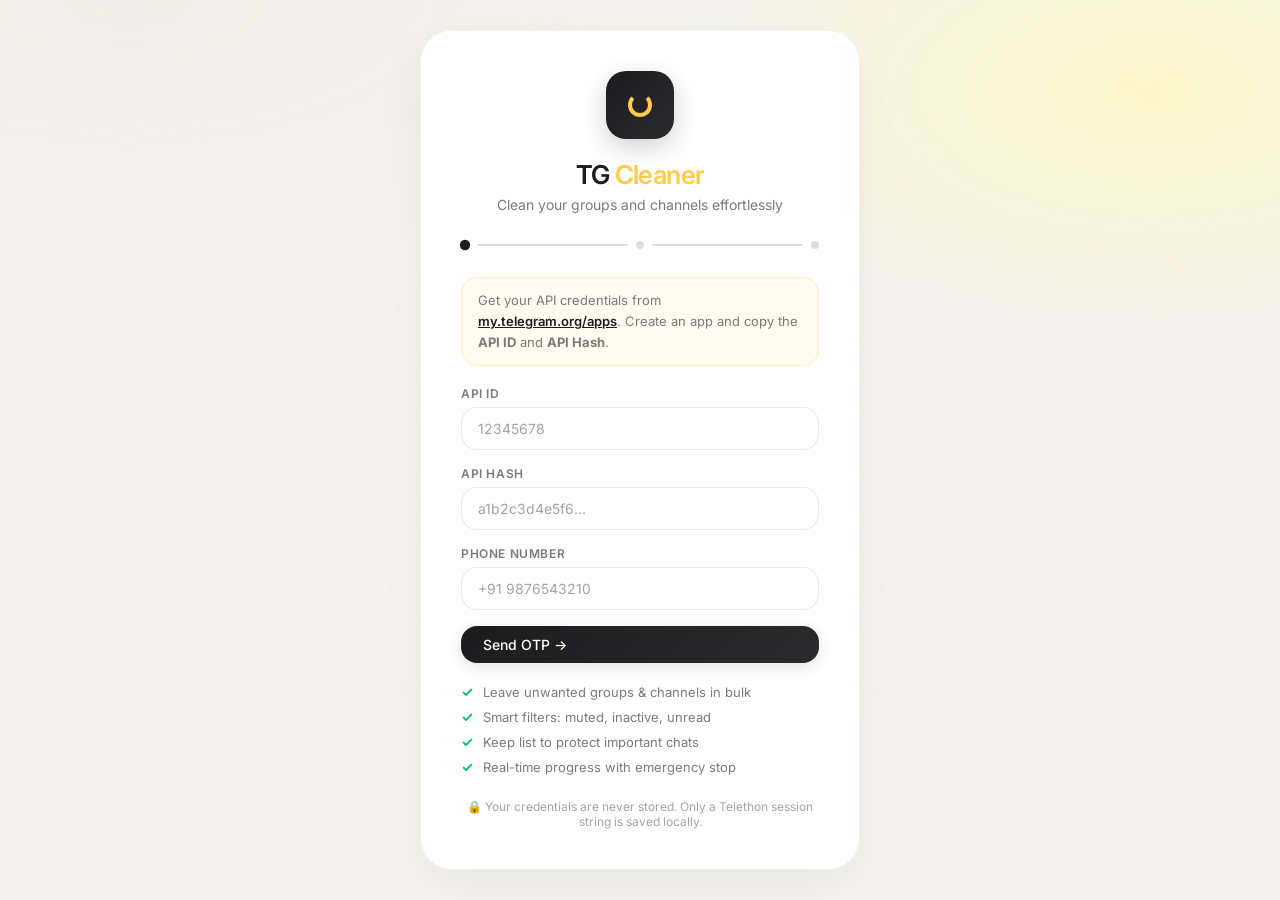
<file: templates/index.html>
<!DOCTYPE html>
<html lang="en">
<head>
  <meta charset="UTF-8" />
  <meta name="viewport" content="width=device-width, initial-scale=1.0" />
  <title>Telegram Cleaner — Login</title>
  <link rel="stylesheet" href="/static/css/main.css" />
  <style>
    .credential-hint {
      background: rgba(255, 204, 77, 0.08);
      border: 1px solid rgba(255, 204, 77, 0.3);
      border-radius: var(--radius-md);
      padding: 12.5px 16px;
      font-size: 13px;
      color: var(--text-secondary);
      margin-bottom: 20px;
      line-height: 1.6;
    }
    .credential-hint a {
      color: var(--text-primary);
      text-decoration: underline;
      font-weight: 600;
    }
    .otp-input {
      text-align: center;
      letter-spacing: 0.4em;
      font-size: 22px;
      font-family: 'JetBrains Mono', monospace;
    }
    .otp-info {
      text-align: center;
      font-size: 13px;
      color: var(--text-secondary);
      margin-bottom: 20px;
    }
    .resend-link {
      color: var(--text-primary);
      font-weight: 600;
      cursor: pointer;
      text-decoration: underline;
    }
    .feature-list {
      list-style: none;
      margin-top: 20px;
      display: flex;
      flex-direction: column;
      gap: 8px;
    }
    .feature-list li {
      display: flex;
      align-items: center;
      gap: 10px;
      font-size: 13px;
      color: var(--text-secondary);
    }
    .feature-list li::before {
      content: '✓';
      color: var(--accent-green);
      font-weight: 700;
      font-size: 14px;
    }
    .security-note {
      display: flex;
      align-items: center;
      gap: 8px;
      font-size: 12px;
      color: var(--text-muted);
      margin-top: 24px;
      text-align: center;
      justify-content: center;
    }
  </style>
</head>
<body>
  <div class="bg-mesh"></div>

  <div class="login-container" style="position:relative;z-index:1;">
    <div class="login-card glass-card">
      <div class="login-header">
        <div class="login-logo-css"></div>
        <h1>TG <span style="color: var(--accent-orange);">Cleaner</span></h1>
        <p>Clean your groups and channels effortlessly</p>
      </div>

      <!-- Step indicators -->
      <div class="step-indicator" id="stepIndicator">
        <div class="step-dot active" id="step1dot"></div>
        <div class="step-line"></div>
        <div class="step-dot" id="step2dot"></div>
        <div class="step-line"></div>
        <div class="step-dot" id="step3dot"></div>
      </div>

      <!-- Step 1: Credentials -->
      <div id="step1">
        <div class="credential-hint">
          Get your API credentials from
          <a href="https://my.telegram.org/apps" target="_blank" rel="noopener">my.telegram.org/apps</a>.
          Create an app and copy the <strong>API ID</strong> and <strong>API Hash</strong>.
        </div>

        <div class="form-group">
          <div class="input-group">
            <label class="input-label">API ID</label>
            <input type="number" id="apiId" class="input" placeholder="12345678" autocomplete="off" />
          </div>
        </div>

        <div class="form-group">
          <div class="input-group">
            <label class="input-label">API Hash</label>
            <input type="text" id="apiHash" class="input" placeholder="a1b2c3d4e5f6..." autocomplete="off" />
          </div>
        </div>

        <div class="form-group">
          <div class="input-group">
            <label class="input-label">Phone Number</label>
            <input type="tel" id="phone" class="input" placeholder="+91 9876543210" autocomplete="off" />
          </div>
        </div>

        <button class="btn btn-primary w-full" id="sendCodeBtn" onclick="sendCode()">
          Send OTP →
        </button>

        <ul class="feature-list">
          <li>Leave unwanted groups & channels in bulk</li>
          <li>Smart filters: muted, inactive, unread</li>
          <li>Keep list to protect important chats</li>
          <li>Real-time progress with emergency stop</li>
        </ul>
      </div>

      <!-- Step 2: OTP -->
      <div id="step2" class="hidden">
        <div class="otp-info" id="otpInfo">
          Enter the code sent to your Telegram account.
        </div>

        <div class="form-group">
          <div class="input-group">
            <label class="input-label">Verification Code</label>
            <input
              type="text"
              id="otpCode"
              class="input otp-input"
              placeholder="· · · · ·"
              maxlength="6"
              autocomplete="one-time-code"
            />
          </div>
        </div>

        <div id="passwordGroup" class="form-group hidden">
          <div class="input-group">
            <label class="input-label">2FA Password</label>
            <input type="password" id="twoFaPassword" class="input" placeholder="Your cloud password" />
          </div>
        </div>

        <button class="btn btn-primary w-full" id="verifyBtn" onclick="verifyCode()">
          Verify & Login →
        </button>

        <div style="text-align:center;margin-top:12px;">
          <span class="text-muted text-sm">Wrong number? </span>
          <span class="resend-link text-sm" onclick="goBack()">Go back</span>
        </div>
      </div>

      <!-- Step 3: Success -->
      <div id="step3" class="hidden" style="text-align:center;padding:20px 0;">
        <div style="font-size:56px;margin-bottom:16px;">🎉</div>
        <h2 style="font-size:22px;margin-bottom:8px;">You're in!</h2>
        <p class="text-muted text-sm" style="margin-bottom:24px;">
          Redirecting to your dashboard…
        </p>
        <div class="spinner" style="margin:0 auto;width:28px;height:28px;"></div>
      </div>

      <div class="security-note">
        🔒 Your credentials are never stored. Only a Telethon session string is saved locally.
      </div>
    </div>
  </div>

  <div class="toast-container" id="toastContainer"></div>

  <script src="/static/js/utils.js"></script>
  <script>
    // Redirect if already logged in, and pre-fill credentials
    (() => {
      const session = getSession();
      if (session?.session_id) {
        window.location.href = '/dashboard';
        return;
      }
      
      document.addEventListener('DOMContentLoaded', () => {
        const savedApiId = localStorage.getItem('tg_api_id');
        const savedApiHash = localStorage.getItem('tg_api_hash');
        if (savedApiId) document.getElementById('apiId').value = savedApiId;
        if (savedApiHash) document.getElementById('apiHash').value = savedApiHash;
      });
    })();

    let tempSessionId = null;

    function goBack() {
      document.getElementById('step2').classList.add('hidden');
      document.getElementById('step1').classList.remove('hidden');
      document.getElementById('step1dot').classList.add('active');
      document.getElementById('step2dot').classList.remove('active');
      tempSessionId = null;
    }

    async function sendCode() {
      const apiId   = parseInt(document.getElementById('apiId').value.trim());
      const apiHash = document.getElementById('apiHash').value.trim();
      const phone   = document.getElementById('phone').value.trim();

      if (!apiId || !apiHash || !phone) {
        showToast('Please fill in all fields.', 'warn');
        return;
      }

      const btn = document.getElementById('sendCodeBtn');
      setLoading(btn, true, 'Sending…');

      try {
        const data = await apiFetch('/auth/start', {
          method: 'POST',
          body: { api_id: apiId, api_hash: apiHash, phone },
        });

        tempSessionId = data.session_id;
        localStorage.setItem('tg_api_id', apiId);
        localStorage.setItem('tg_api_hash', apiHash);

        // Transition to step 2
        document.getElementById('step1').classList.add('hidden');
        document.getElementById('step2').classList.remove('hidden');
        document.getElementById('step1dot').classList.add('done');
        document.getElementById('step2dot').classList.add('active');
        document.getElementById('otpInfo').textContent =
          `Enter the code sent to ${phone}`;

        showToast('Code sent! Check your Telegram app.', 'success');
        document.getElementById('otpCode').focus();
      } catch (err) {
        showToast(err.message, 'error');
      } finally {
        setLoading(btn, false);
      }
    }

    async function verifyCode() {
      const code     = document.getElementById('otpCode').value.trim();
      const password = document.getElementById('twoFaPassword').value || null;

      if (!code) {
        showToast('Please enter the verification code.', 'warn');
        return;
      }

      const btn = document.getElementById('verifyBtn');
      setLoading(btn, true, 'Verifying…');

      try {
        const data = await apiFetch('/auth/verify', {
          method: 'POST',
          body: { session_id: tempSessionId, code, password },
        });

        // Save session with credentials for stateless container auto-healing
        setSession({
          session_id: data.session_id,
          session_string: data.session_string,
          api_id: data.api_id,
          api_hash: data.api_hash,
          phone: data.phone,
          user: data.user,
        });

        // Step 3
        document.getElementById('step2').classList.add('hidden');
        document.getElementById('step3').classList.remove('hidden');
        document.getElementById('step2dot').classList.add('done');
        document.getElementById('step3dot').classList.add('active');

        showToast(`Welcome, ${data.user?.first_name || 'User'}! 🎉`, 'success');
        setTimeout(() => { window.location.href = '/dashboard'; }, 1800);
      } catch (err) {
        if (err.message.toLowerCase().includes('password')) {
          document.getElementById('passwordGroup').classList.remove('hidden');
          showToast('Two-factor authentication required.', 'warn');
        } else {
          showToast(err.message, 'error');
        }
      } finally {
        setLoading(btn, false);
      }
    }

    // Allow Enter key to submit
    document.addEventListener('keydown', (e) => {
      if (e.key !== 'Enter') return;
      if (!document.getElementById('step2').classList.contains('hidden')) {
        verifyCode();
      } else if (!document.getElementById('step1').classList.contains('hidden')) {
        sendCode();
      }
    });
  </script>
</body>
</html>
</file>
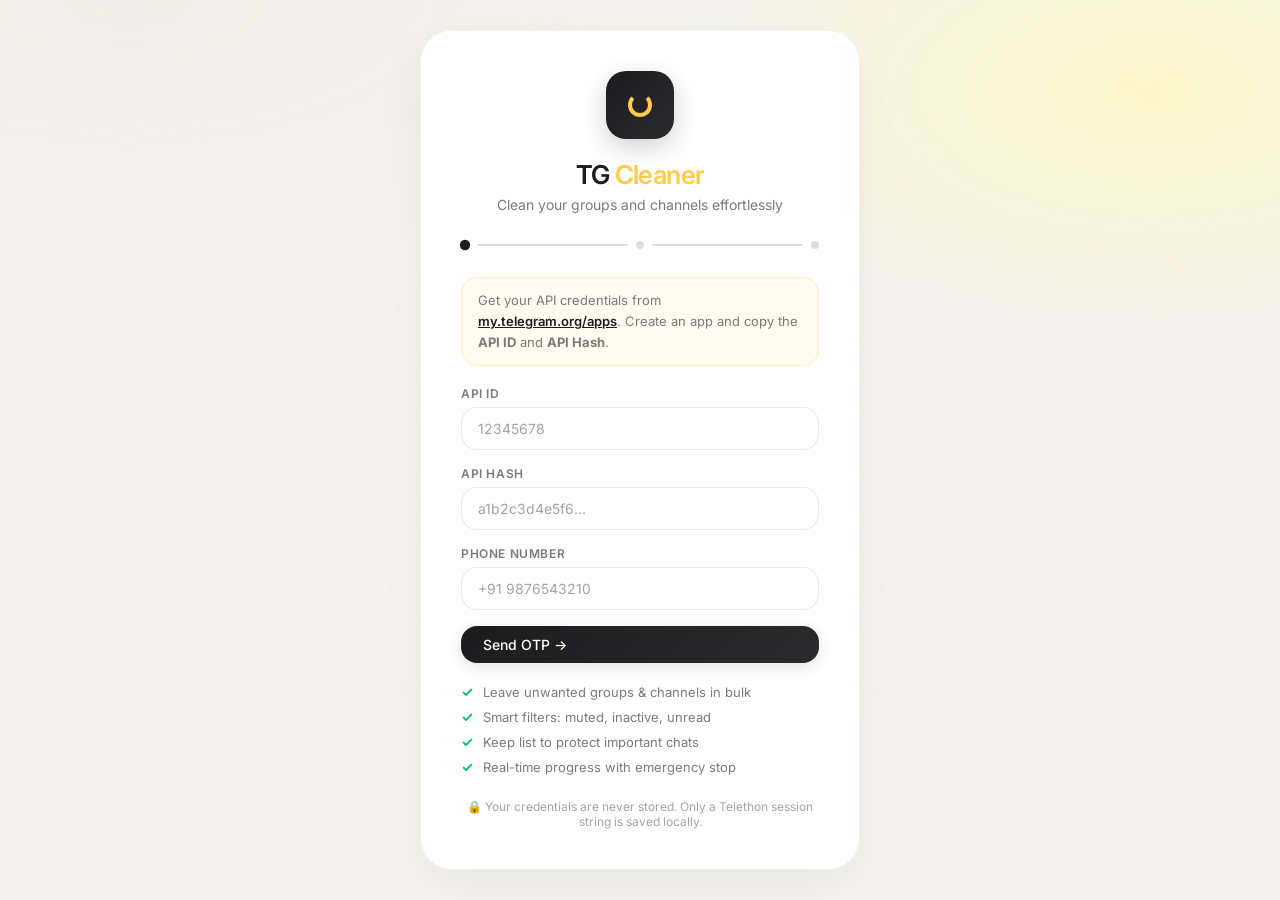
<file: telegram-cleaner/templates/index.html>
<!DOCTYPE html>
<html lang="en">
<head>
  <meta charset="UTF-8" />
  <meta name="viewport" content="width=device-width, initial-scale=1.0" />
  <title>Telegram Cleaner — Login</title>
  <link rel="stylesheet" href="/static/css/main.css" />
  <style>
    .credential-hint {
      background: rgba(255, 204, 77, 0.08);
      border: 1px solid rgba(255, 204, 77, 0.3);
      border-radius: var(--radius-md);
      padding: 12.5px 16px;
      font-size: 13px;
      color: var(--text-secondary);
      margin-bottom: 20px;
      line-height: 1.6;
    }
    .credential-hint a {
      color: var(--text-primary);
      text-decoration: underline;
      font-weight: 600;
    }
    .otp-input {
      text-align: center;
      letter-spacing: 0.4em;
      font-size: 22px;
      font-family: 'JetBrains Mono', monospace;
    }
    .otp-info {
      text-align: center;
      font-size: 13px;
      color: var(--text-secondary);
      margin-bottom: 20px;
    }
    .resend-link {
      color: var(--text-primary);
      font-weight: 600;
      cursor: pointer;
      text-decoration: underline;
    }
    .feature-list {
      list-style: none;
      margin-top: 20px;
      display: flex;
      flex-direction: column;
      gap: 8px;
    }
    .feature-list li {
      display: flex;
      align-items: center;
      gap: 10px;
      font-size: 13px;
      color: var(--text-secondary);
    }
    .feature-list li::before {
      content: '✓';
      color: var(--accent-green);
      font-weight: 700;
      font-size: 14px;
    }
    .security-note {
      display: flex;
      align-items: center;
      gap: 8px;
      font-size: 12px;
      color: var(--text-muted);
      margin-top: 24px;
      text-align: center;
      justify-content: center;
    }
  </style>
</head>
<body>
  <div class="bg-mesh"></div>

  <div class="login-container" style="position:relative;z-index:1;">
    <div class="login-card glass-card">
      <div class="login-header">
        <div class="login-logo-css"></div>
        <h1>TG <span style="color: var(--accent-orange);">Cleaner</span></h1>
        <p>Clean your groups and channels effortlessly</p>
      </div>

      <!-- Step indicators -->
      <div class="step-indicator" id="stepIndicator">
        <div class="step-dot active" id="step1dot"></div>
        <div class="step-line"></div>
        <div class="step-dot" id="step2dot"></div>
        <div class="step-line"></div>
        <div class="step-dot" id="step3dot"></div>
      </div>

      <!-- Step 1: Credentials -->
      <div id="step1">
        <div class="credential-hint">
          Get your API credentials from
          <a href="https://my.telegram.org/apps" target="_blank" rel="noopener">my.telegram.org/apps</a>.
          Create an app and copy the <strong>API ID</strong> and <strong>API Hash</strong>.
        </div>

        <div class="form-group">
          <div class="input-group">
            <label class="input-label">API ID</label>
            <input type="number" id="apiId" class="input" placeholder="12345678" autocomplete="off" />
          </div>
        </div>

        <div class="form-group">
          <div class="input-group">
            <label class="input-label">API Hash</label>
            <input type="text" id="apiHash" class="input" placeholder="a1b2c3d4e5f6..." autocomplete="off" />
          </div>
        </div>

        <div class="form-group">
          <div class="input-group">
            <label class="input-label">Phone Number</label>
            <input type="tel" id="phone" class="input" placeholder="+91 9876543210" autocomplete="off" />
          </div>
        </div>

        <button class="btn btn-primary w-full" id="sendCodeBtn" onclick="sendCode()">
          Send OTP →
        </button>

        <ul class="feature-list">
          <li>Leave unwanted groups & channels in bulk</li>
          <li>Smart filters: muted, inactive, unread</li>
          <li>Keep list to protect important chats</li>
          <li>Real-time progress with emergency stop</li>
        </ul>
      </div>

      <!-- Step 2: OTP -->
      <div id="step2" class="hidden">
        <div class="otp-info" id="otpInfo">
          Enter the code sent to your Telegram account.
        </div>

        <div class="form-group">
          <div class="input-group">
            <label class="input-label">Verification Code</label>
            <input
              type="text"
              id="otpCode"
              class="input otp-input"
              placeholder="· · · · ·"
              maxlength="6"
              autocomplete="one-time-code"
            />
          </div>
        </div>

        <div id="passwordGroup" class="form-group hidden">
          <div class="input-group">
            <label class="input-label">2FA Password</label>
            <input type="password" id="twoFaPassword" class="input" placeholder="Your cloud password" />
          </div>
        </div>

        <button class="btn btn-primary w-full" id="verifyBtn" onclick="verifyCode()">
          Verify & Login →
        </button>

        <div style="text-align:center;margin-top:12px;">
          <span class="text-muted text-sm">Wrong number? </span>
          <span class="resend-link text-sm" onclick="goBack()">Go back</span>
        </div>
      </div>

      <!-- Step 3: Success -->
      <div id="step3" class="hidden" style="text-align:center;padding:20px 0;">
        <div style="font-size:56px;margin-bottom:16px;">🎉</div>
        <h2 style="font-size:22px;margin-bottom:8px;">You're in!</h2>
        <p class="text-muted text-sm" style="margin-bottom:24px;">
          Redirecting to your dashboard…
        </p>
        <div class="spinner" style="margin:0 auto;width:28px;height:28px;"></div>
      </div>

      <div class="security-note">
        🔒 Your credentials are never stored. Only a Telethon session string is saved locally.
      </div>
    </div>
  </div>

  <div class="toast-container" id="toastContainer"></div>

  <script src="/static/js/utils.js"></script>
  <script>
    // Redirect if already logged in, and pre-fill credentials
    (() => {
      const session = getSession();
      if (session?.session_id) {
        window.location.href = '/dashboard';
        return;
      }
      
      document.addEventListener('DOMContentLoaded', () => {
        const savedApiId = localStorage.getItem('tg_api_id');
        const savedApiHash = localStorage.getItem('tg_api_hash');
        if (savedApiId) document.getElementById('apiId').value = savedApiId;
        if (savedApiHash) document.getElementById('apiHash').value = savedApiHash;
      });
    })();

    let tempSessionId = null;

    function goBack() {
      document.getElementById('step2').classList.add('hidden');
      document.getElementById('step1').classList.remove('hidden');
      document.getElementById('step1dot').classList.add('active');
      document.getElementById('step2dot').classList.remove('active');
      tempSessionId = null;
    }

    async function sendCode() {
      const apiId   = parseInt(document.getElementById('apiId').value.trim());
      const apiHash = document.getElementById('apiHash').value.trim();
      const phone   = document.getElementById('phone').value.trim();

      if (!apiId || !apiHash || !phone) {
        showToast('Please fill in all fields.', 'warn');
        return;
      }

      const btn = document.getElementById('sendCodeBtn');
      setLoading(btn, true, 'Sending…');

      try {
        const data = await apiFetch('/auth/start', {
          method: 'POST',
          body: { api_id: apiId, api_hash: apiHash, phone },
        });

        tempSessionId = data.session_id;
        localStorage.setItem('tg_api_id', apiId);
        localStorage.setItem('tg_api_hash', apiHash);

        // Transition to step 2
        document.getElementById('step1').classList.add('hidden');
        document.getElementById('step2').classList.remove('hidden');
        document.getElementById('step1dot').classList.add('done');
        document.getElementById('step2dot').classList.add('active');
        document.getElementById('otpInfo').textContent =
          `Enter the code sent to ${phone}`;

        showToast('Code sent! Check your Telegram app.', 'success');
        document.getElementById('otpCode').focus();
      } catch (err) {
        showToast(err.message, 'error');
      } finally {
        setLoading(btn, false);
      }
    }

    async function verifyCode() {
      const code     = document.getElementById('otpCode').value.trim();
      const password = document.getElementById('twoFaPassword').value || null;

      if (!code) {
        showToast('Please enter the verification code.', 'warn');
        return;
      }

      const btn = document.getElementById('verifyBtn');
      setLoading(btn, true, 'Verifying…');

      try {
        const data = await apiFetch('/auth/verify', {
          method: 'POST',
          body: { session_id: tempSessionId, code, password },
        });

        // Save session
        setSession({
          session_id: data.session_id,
          user: data.user,
        });

        // Step 3
        document.getElementById('step2').classList.add('hidden');
        document.getElementById('step3').classList.remove('hidden');
        document.getElementById('step2dot').classList.add('done');
        document.getElementById('step3dot').classList.add('active');

        showToast(`Welcome, ${data.user?.first_name || 'User'}! 🎉`, 'success');
        setTimeout(() => { window.location.href = '/dashboard'; }, 1800);
      } catch (err) {
        if (err.message.toLowerCase().includes('password')) {
          document.getElementById('passwordGroup').classList.remove('hidden');
          showToast('Two-factor authentication required.', 'warn');
        } else {
          showToast(err.message, 'error');
        }
      } finally {
        setLoading(btn, false);
      }
    }

    // Allow Enter key to submit
    document.addEventListener('keydown', (e) => {
      if (e.key !== 'Enter') return;
      if (!document.getElementById('step2').classList.contains('hidden')) {
        verifyCode();
      } else if (!document.getElementById('step1').classList.contains('hidden')) {
        sendCode();
      }
    });
  </script>
</body>
</html>
</file>
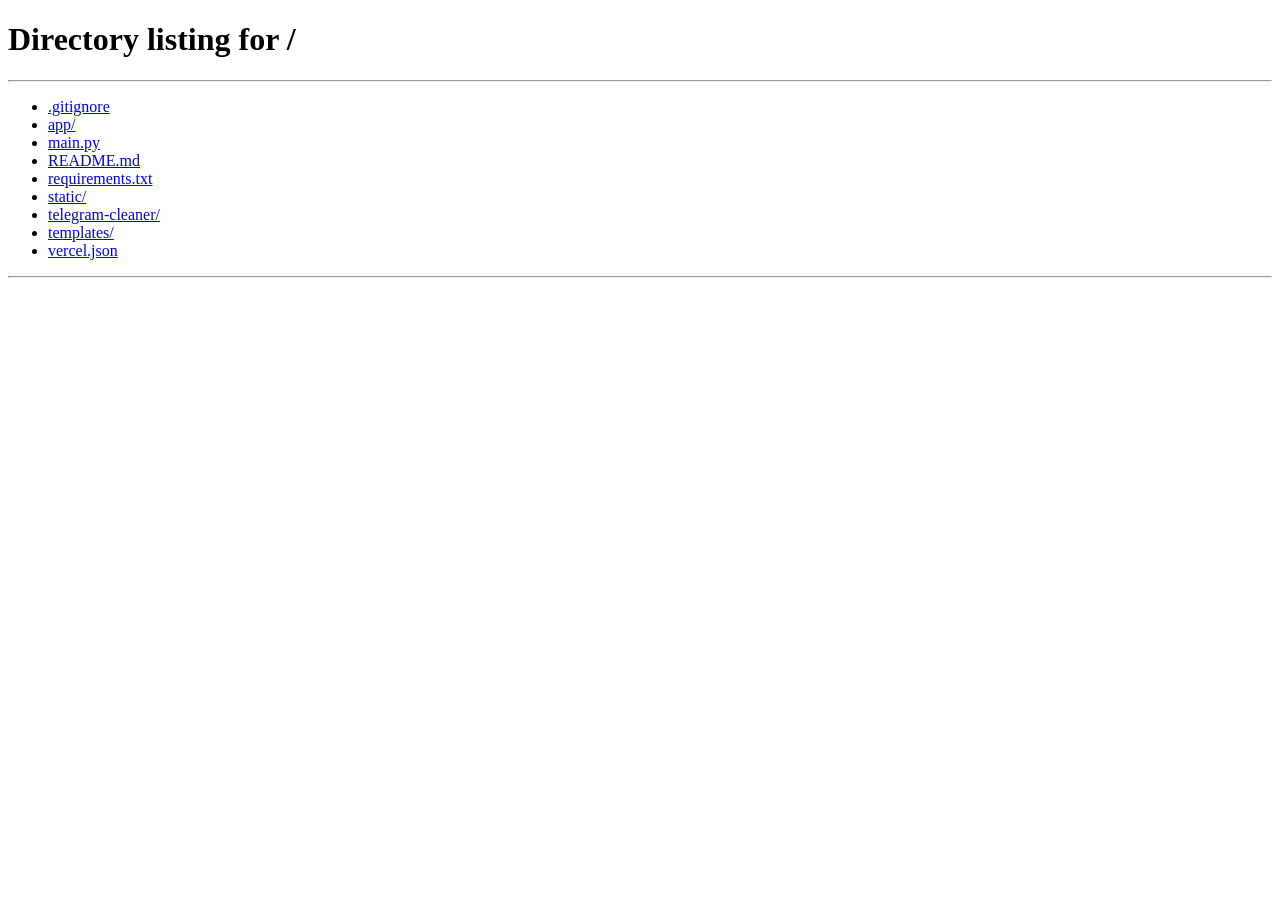
<file: templates/dashboard.html>
<!DOCTYPE html>
<html lang="en">
<head>
  <meta charset="UTF-8" />
  <meta name="viewport" content="width=device-width, initial-scale=1.0" />
  <title>Dashboard — Telegram Cleaner</title>
  <link rel="stylesheet" href="/static/css/main.css" />
  <style>
    .chat-link-icon {
      font-size: 11px;
      color: var(--accent-blue);
      text-decoration: none;
      margin-left: 6px;
      opacity: 0.6;
      transition: var(--transition);
      display: inline-flex;
      align-items: center;
      vertical-align: middle;
    }
    .chat-link-icon:hover {
      opacity: 1;
      color: var(--accent-cyan);
      transform: scale(1.1);
    }
    .ratio-bar-container {
      background: rgba(239, 68, 68, 0.15);
      border-radius: 100px;
      height: 8px;
      overflow: hidden;
      position: relative;
      display: flex;
      width: 100%;
      border: 1px solid rgba(255, 255, 255, 0.05);
    }
    .ratio-bar-kept {
      height: 100%;
      background: linear-gradient(90deg, var(--accent-green), #059669);
      transition: width 0.6s cubic-bezier(0.4, 0, 0.2, 1);
      width: 0%;
      box-shadow: 0 0 10px rgba(16, 185, 129, 0.5);
    }
    .select-wrapper {
      position: relative;
      display: flex;
      align-items: center;
    }
  </style>
</head>
<body>
  <div class="bg-mesh"></div>

  <!-- ── Top Header ───────────────────────────────────────── -->
  <header class="top-header">
    <div class="header-logo">
      <div class="logo-icon-css"></div>
      <h2>TG <span style="color: var(--accent-orange); font-weight: 700;">Cleaner</span></h2>
    </div>

    <nav class="header-nav">
      <a class="nav-item active" href="/dashboard">
        Dashboard
      </a>
      <a class="nav-item" href="/cleanup">
        Cleanup
        <span class="nav-badge" id="cleanupBadge" style="display:none"></span>
      </a>
      <button class="nav-item-btn" onclick="exportKeepList('csv')">
        Export CSV
      </button>
      <button class="nav-item-btn" onclick="exportKeepList('xlsx')">
        Export Excel
      </button>
    </nav>

    <div class="header-user">
      <p id="sidebarUser">Loading…</p>
      <button class="btn-logout" onclick="logout()">
        Logout
      </button>
    </div>
  </header>

  <!-- ── Main ─────────────────────────────────────────────── -->
  <main class="main-content">
    <div class="page-header">
      <h1>Dashboard</h1>
      <p>Manage and clean your Telegram groups & channels</p>
    </div>

    <div class="content-area">
      <div class="dashboard-grid">
        <!-- LEFT COLUMN -->
        <div class="left-panel">
          <!-- Welcome and stats summary row -->
          <div class="pill-stats-row">
            <div class="pill-progress-group">
              <div class="pill-stat dark">
                <span>Total: <strong id="statGroups">0</strong></span>
              </div>
              <div class="pill-stat yellow">
                <span>To Remove: <strong id="statRemove">0</strong></span>
              </div>
              <div class="pill-stat stripes-pill">
                <span>Kept: <strong id="statKept">0</strong></span>
              </div>
            </div>
            <div class="metrics-text-group">
              <div class="metric-text-item">
                <span class="metric-text-val" id="statChannels">0</span>
                <span class="metric-text-lbl">Channels</span>
              </div>
              <div class="metric-text-item">
                <span class="metric-text-val" id="statUsers">0</span>
                <span class="metric-text-lbl">Personal</span>
              </div>
              <div class="metric-text-item">
                <span class="metric-text-val" id="statBots">0</span>
                <span class="metric-text-lbl">Bots</span>
              </div>
            </div>
          </div>

          <!-- Mid Panel Widgets (Profile, Bar Chart, Circular Gauge) -->
          <div class="left-panel-grid">
            <!-- Widget 1: Profile -->
            <div class="glass-card profile-widget">
              <div class="profile-avatar-container">
                <div class="profile-avatar-placeholder" id="profileInitials">TG</div>
              </div>
              <div class="profile-name" id="profileFullName">Telegram User</div>
              <div class="profile-username" id="profileSub">@client</div>
              <span class="profile-badge">Active Client</span>
            </div>

            <!-- Widget 2: Chat Distribution (Bar Chart) -->
            <div class="glass-card bar-chart-card">
              <h3>Chat Distribution</h3>
              <div class="card-subtitle">Breakdown by type</div>
              <div class="bar-chart-container">
                <div class="bar-chart-bars">
                  <div class="chart-bar-wrapper">
                    <div class="chart-bar-fill" id="barGroups" style="height: 6%;"></div>
                    <span class="bar-lbl">GRP</span>
                  </div>
                  <div class="chart-bar-wrapper">
                    <div class="chart-bar-fill" id="barChannels" style="height: 6%;"></div>
                    <span class="bar-lbl">CHN</span>
                  </div>
                  <div class="chart-bar-wrapper">
                    <div class="chart-bar-fill highlight" id="barUsers" style="height: 6%;"></div>
                    <span class="bar-lbl">PER</span>
                  </div>
                  <div class="chart-bar-wrapper">
                    <div class="chart-bar-fill muted" id="barBots" style="height: 6%;"></div>
                    <span class="bar-lbl">BOT</span>
                  </div>
                </div>
              </div>
            </div>

            <!-- Widget 3: Circular Ratio Gauge -->
            <div class="glass-card gauge-card">
              <div>
                <h3>Cleanup Ratio</h3>
                <div class="card-subtitle" id="pctKept">0% Kept Safe</div>
              </div>
              <div class="circular-progress-wrapper">
                <svg viewBox="0 0 100 100" class="circular-progress-svg">
                  <circle cx="50" cy="50" r="40" class="circle-bg"></circle>
                  <circle cx="50" cy="50" r="40" class="circle-fg" id="ratioCircle"></circle>
                </svg>
                <div class="circular-progress-text">
                  <span class="pct-val" id="pctRemoveCircle">0%</span>
                  <span class="pct-lbl" id="pctRemove">To Remove</span>
                </div>
              </div>
            </div>
          </div>

          <!-- Main Chat Panel (Search, Filters, Chat List) -->
          <div class="glass-card" style="padding:24px;" id="chatPanel">
            <div class="search-bar-wrapper">
              <div class="search-input-wrapper" style="flex:1;">
                <span class="search-icon">🔍</span>
                <input
                  type="text"
                  class="input search-input"
                  id="searchInput"
                  placeholder="Search groups and channels…"
                  oninput="filterChats()"
                />
              </div>
              
              <div class="select-wrapper" style="width:180px;">
                <select class="select" id="sortSelect" onchange="filterChats()">
                  <option value="last_activity_desc">Newest Activity</option>
                  <option value="last_activity_asc">Oldest Activity</option>
                  <option value="name_asc">Name A-Z</option>
                  <option value="members_desc">Members (High-Low)</option>
                  <option value="unread_desc">Unread Count</option>
                </select>
              </div>

              <div class="select-wrapper" style="width:180px;">
                <select class="select" id="inactiveThresholdSelect" onchange="updateInactiveThreshold(this.value)" title="Inactivity Threshold">
                  <option value="7">7+ Days Inactive</option>
                  <option value="14">14+ Days Inactive</option>
                  <option value="30" selected>30+ Days Inactive</option>
                  <option value="90">90+ Days Inactive</option>
                  <option value="180">180+ Days Inactive</option>
                </select>
              </div>

              <button class="btn btn-secondary" onclick="refreshChats()">Refresh</button>
              <button class="btn btn-primary" onclick="window.location.href='/cleanup'">
                Clean Up
              </button>
            </div>

            <div class="filter-bar" id="filterBar">
              <button class="filter-chip active" data-filter="all" onclick="setFilter('all', this)">All</button>
              <button class="filter-chip" data-filter="group" onclick="setFilter('group', this)">Groups</button>
              <button class="filter-chip" data-filter="channel" onclick="setFilter('channel', this)">Channels</button>
              <button class="filter-chip" data-filter="supergroup" onclick="setFilter('supergroup', this)">Supergroups</button>
              <button class="filter-chip" data-filter="bot" onclick="setFilter('bot', this)">Bots</button>
              <button class="filter-chip" data-filter="user" onclick="setFilter('user', this)">Personal</button>
              <button class="filter-chip" data-filter="muted" onclick="setFilter('muted', this)">Muted</button>
              <button class="filter-chip" data-filter="unread" onclick="setFilter('unread', this)">Unread</button>
              <button class="filter-chip" data-filter="inactive" onclick="setFilter('inactive', this)">Inactive</button>
              <button class="filter-chip" data-filter="archived" onclick="setFilter('archived', this)">Archived</button>
              <button class="filter-chip" data-filter="kept" onclick="setFilter('kept', this)">Kept</button>
              <button class="filter-chip" data-filter="remove" onclick="setFilter('remove', this)">To Remove</button>
            </div>

            <div class="section-header">
              <span class="section-title">Chats</span>
              <span class="section-count" id="chatCount">Loading…</span>
            </div>

            <!-- Chat List -->
            <div id="chatList" style="position:relative;min-height:200px;">
              <div class="loading-overlay" id="loadingOverlay">
                <div class="spinner" style="width:32px;height:32px;border-width:3px;"></div>
                <span>Fetching your chats…</span>
              </div>
            </div>
          </div>
        </div>

        <!-- RIGHT COLUMN -->
        <div class="right-panel">
          <!-- Widget 4: Dark Quick Actions Card -->
          <div class="dark-action-card">
            <h3>Quick Actions Checklist</h3>
            <div class="card-subtitle">Bulk updates</div>
            <div class="dark-action-list">
              <div class="dark-action-item" onclick="quickAction('muted')">
                <div class="dark-action-left">
                  <span>Mark muted for removal</span>
                </div>
                <div class="dark-action-tick">✓</div>
              </div>
              <div class="dark-action-item" onclick="quickAction('inactive')">
                <div class="dark-action-left">
                  <span id="quickActionInactiveLabel">Mark inactive (30+ days)</span>
                </div>
                <div class="dark-action-tick">✓</div>
              </div>
              <div class="dark-action-item" onclick="quickAction('unread0')">
                <div class="dark-action-left">
                  <span>Zero-unread channels</span>
                </div>
                <div class="dark-action-tick">✓</div>
              </div>
              <div class="dark-action-item" onclick="quickAction('archived')">
                <div class="dark-action-left">
                  <span>Mark archived for removal</span>
                </div>
                <div class="dark-action-tick">✓</div>
              </div>
              <div class="dark-action-item" onclick="quickAction('bots')">
                <div class="dark-action-left">
                  <span>Mark bots for removal</span>
                </div>
                <div class="dark-action-tick">✓</div>
              </div>
              <div class="dark-action-item" onclick="quickAction('personal')">
                <div class="dark-action-left">
                  <span>Mark personal for removal</span>
                </div>
                <div class="dark-action-tick">✓</div>
              </div>
              <div class="dark-action-item" onclick="selectAll(false)">
                <div class="dark-action-left">
                  <span>Deselect all (remove all)</span>
                </div>
                <div class="dark-action-tick">✓</div>
              </div>
              <div class="dark-action-item active" onclick="selectAll(true)">
                <div class="dark-action-left">
                  <span>Keep all (select everything)</span>
                </div>
                <div class="dark-action-tick">✓</div>
              </div>
            </div>
          </div>

          <!-- Widget 5: Accordion Session Details -->
          <div class="detail-accordion">
            <h3>Session Guard</h3>
            <div class="detail-list">
              <div class="detail-item">
                <span class="detail-label">Status</span>
                <span class="detail-val text-success">Active Session</span>
              </div>
              <div class="detail-item">
                <span class="detail-label">Protection</span>
                <span class="detail-val text-info">Rate Limits On</span>
              </div>
              <div class="detail-item">
                <span class="detail-label">Database Cache</span>
                <span class="detail-val">SQLite Local</span>
              </div>
              <div class="detail-item">
                <span class="detail-label">API Version</span>
                <span class="detail-val">Telethon v1.36</span>
              </div>
            </div>
          </div>
        </div>
      </div>
    </div>
  </main>

  <div class="toast-container"></div>

  <script src="/static/js/utils.js"></script>
  <script>
    // ── State ──────────────────────────────────────────────
    let allChats = [];
    let currentFilter = 'all';
    let currentSearch = '';
    let session = null;
    let inactiveDaysThreshold = 30;

    // ── Init ───────────────────────────────────────────────
    document.addEventListener('DOMContentLoaded', async () => {
      session = requireAuth('/');
      if (!session) return;

      // Show user
      const user = session.user;
      const displayUser = user?.first_name ? `@${user.username || user.first_name}` : 'Logged in';
      document.getElementById('sidebarUser').textContent = displayUser;
      
      const initialsEl = document.getElementById('profileInitials');
      if (initialsEl) initialsEl.textContent = getInitials(user?.first_name || 'TG');
      
      const nameEl = document.getElementById('profileFullName');
      if (nameEl) nameEl.textContent = (user?.first_name || 'Telegram') + (user?.last_name ? ' ' + user.last_name : ' User');
      
      const subEl = document.getElementById('profileSub');
      if (subEl) subEl.textContent = user?.username ? `@${user.username}` : (user?.phone || 'Connected');

      await loadChats();
    });

    // ── Load chats ─────────────────────────────────────────
    async function loadChats(refresh = false) {
      const overlay = document.getElementById('loadingOverlay');
      overlay.style.display = 'flex';

      if (refresh) {
        try {
          await apiFetch('/dashboard/refresh', {
            method: 'POST',
            body: { session_id: session.session_id },
          });
        } catch (e) {
          showToast('Could not clear cache: ' + e.message, 'warn');
        }
      }

      try {
        const data = await apiFetch(`/dashboard/chats?session_id=${session.session_id}`);
        allChats = data.chats || [];
        renderChats();
        updateStats();
        if (data.cached) {
          showToast(`Loaded ${allChats.length} chats from cache.`, 'info');
        } else {
          showToast(`Fetched ${allChats.length} chats from Telegram.`, 'success');
        }
      } catch (err) {
        showToast('Error loading chats: ' + err.message, 'error');
        document.getElementById('chatList').innerHTML = `
          <div class="empty-state">
            <div class="empty-icon">⚠️</div>
            <p>${escapeHtml(err.message)}</p>
          </div>`;
      } finally {
        overlay.style.display = 'none';
      }
    }

    function refreshChats() { loadChats(true); }

    // ── Render ─────────────────────────────────────────────
    function renderChats() {
      const filtered = getFilteredChats();
      const container = document.getElementById('chatList');

      document.getElementById('chatCount').textContent =
        `${filtered.length} of ${allChats.length}`;

      if (!filtered.length) {
        container.innerHTML = `
          <div class="empty-state">
            <div class="empty-icon">🔍</div>
            <p>No chats match your current filter.</p>
          </div>`;
        return;
      }

      container.innerHTML = filtered.map(chat => chatItemHTML(chat)).join('');
    }

    function chatItemHTML(chat) {
      const initials = getInitials(chat.name);
      const avatarStyle = `background: ${avatarColors(chat.name)};`;
      const keepBtnClass = chat.is_kept ? 'kept' : '';
      const itemClass = chat.is_kept ? 'kept' : '';
      const lastAct = formatDate(chat.last_activity);
      const members = chat.member_count ? `👥 ${formatNumber(chat.member_count)}` : '';
      const unreadBadge = chat.unread_count > 0
        ? `<span class="badge badge-unread">${chat.unread_count}</span>` : '';
      const mutedBadge = chat.is_muted
        ? '<span class="badge badge-muted">Muted</span>' : '';
      const archivedBadge = chat.is_archived
        ? '<span class="badge badge-archived">Archived</span>' : '';
      const keptBadge = chat.is_kept
        ? '<span class="badge badge-kept">Kept</span>' : '';

      const linkHTML = chat.username
        ? `<a href="https://t.me/${chat.username}" target="_blank" rel="noopener" class="chat-link-icon" title="Preview in Telegram" onclick="event.stopPropagation()">🔗</a>`
        : '';

      return `
        <div class="chat-item ${itemClass}" data-id="${chat.chat_id}" onclick="toggleKeep(${chat.chat_id})">
          <div class="chat-avatar" style="${avatarStyle}">
            ${initials}
          </div>
          <div class="chat-info">
            <div class="chat-name">${escapeHtml(chat.name)}${linkHTML}</div>
            <div class="chat-meta">
              ${members}
              ${members && lastAct ? '·' : ''}
              <span>${lastAct}</span>
            </div>
          </div>
          <div class="chat-badges">
            ${chatTypeBadge(chat.chat_type)}
            ${unreadBadge}
            ${mutedBadge}
            ${archivedBadge}
            ${keptBadge}
          </div>
          <button
            class="chat-keep-btn ${keepBtnClass}"
            onclick="event.stopPropagation(); toggleKeep(${chat.chat_id})"
            title="${chat.is_kept ? 'Remove from keep list' : 'Add to keep list'}"
          >${chat.is_kept ? '💚' : '○'}</button>
        </div>`;
    }

    // ── Toggle keep ────────────────────────────────────────
    async function toggleKeep(chatId) {
      const chat = allChats.find(c => c.chat_id === chatId);
      if (!chat) return;
      chat.is_kept = !chat.is_kept;
      renderChats();
      updateStats();

      try {
        await apiFetch('/dashboard/keep', {
          method: 'POST',
          body: {
            session_id: session.session_id,
            chat_ids: [chatId],
            keep: chat.is_kept,
          },
        });
      } catch (err) {
        // Revert on failure
        chat.is_kept = !chat.is_kept;
        renderChats();
        showToast('Failed to update: ' + err.message, 'error');
      }
    }

    // ── Bulk keep ──────────────────────────────────────────
    async function setKeepBulk(chatIds, keep) {
      chatIds.forEach(id => {
        const c = allChats.find(c => c.chat_id === id);
        if (c) c.is_kept = keep;
      });
      renderChats();
      updateStats();

      try {
        await apiFetch('/dashboard/keep', {
          method: 'POST',
          body: { session_id: session.session_id, chat_ids: chatIds, keep },
        });
        showToast(`Updated ${chatIds.length} chats.`, 'success');
      } catch (err) {
        showToast('Bulk update failed: ' + err.message, 'error');
      }
    }

    function selectAll(keep) {
      const ids = allChats.map(c => c.chat_id);
      setKeepBulk(ids, keep);
    }

    // ── Quick actions ──────────────────────────────────────
    function quickAction(type) {
      let ids = [];
      if (type === 'muted')    ids = allChats.filter(c => c.is_muted).map(c => c.chat_id);
      if (type === 'inactive') ids = allChats.filter(c => isInactive(c.last_activity, inactiveDaysThreshold)).map(c => c.chat_id);
      if (type === 'unread0')  ids = allChats.filter(c => c.chat_type === 'channel' && c.unread_count === 0).map(c => c.chat_id);
      if (type === 'archived') ids = allChats.filter(c => c.is_archived).map(c => c.chat_id);
      if (type === 'bots')     ids = allChats.filter(c => c.chat_type === 'bot').map(c => c.chat_id);
      if (type === 'personal') ids = allChats.filter(c => c.chat_type === 'user').map(c => c.chat_id);

      if (!ids.length) {
        showToast('No chats match this criteria.', 'info');
        return;
      }
      setKeepBulk(ids, false);
      showToast(`Marked ${ids.length} chats for removal.`, 'warn');
    }

    function updateInactiveThreshold(val) {
      inactiveDaysThreshold = parseInt(val);
      const label = document.getElementById('quickActionInactiveLabel');
      if (label) {
        label.textContent = `Mark inactive (${inactiveDaysThreshold}+ days)`;
      }
      renderChats();
      updateStats();
    }

    // ── Filters & Search ───────────────────────────────────
    function getFilteredChats() {
      let filtered = allChats.filter(chat => {
        const q = currentSearch.toLowerCase();
        if (q && !chat.name.toLowerCase().includes(q)) return false;

        switch (currentFilter) {
          case 'group':      return chat.chat_type === 'group';
          case 'channel':    return chat.chat_type === 'channel';
          case 'supergroup': return ['supergroup','megagroup'].includes(chat.chat_type);
          case 'bot':        return chat.chat_type === 'bot';
          case 'user':       return chat.chat_type === 'user';
          case 'muted':      return chat.is_muted;
          case 'unread':     return chat.unread_count > 0;
          case 'inactive':   return isInactive(chat.last_activity, inactiveDaysThreshold);
          case 'archived':   return chat.is_archived;
          case 'kept':       return chat.is_kept;
          case 'remove':     return !chat.is_kept;
          default:           return true;
        }
      });

      // Apply sorting
      const sortBy = document.getElementById('sortSelect')?.value || 'last_activity_desc';
      filtered.sort((a, b) => {
        if (sortBy === 'name_asc') {
          return a.name.localeCompare(b.name);
        }
        if (sortBy === 'members_desc') {
          return (b.member_count || 0) - (a.member_count || 0);
        }
        if (sortBy === 'unread_desc') {
          return (b.unread_count || 0) - (a.unread_count || 0);
        }
        if (sortBy === 'last_activity_asc') {
          if (!a.last_activity) return 1;
          if (!b.last_activity) return -1;
          return new Date(a.last_activity) - new Date(b.last_activity);
        }
        if (sortBy === 'last_activity_desc') {
          if (!a.last_activity) return 1;
          if (!b.last_activity) return -1;
          return new Date(b.last_activity) - new Date(a.last_activity);
        }
        return 0;
      });

      return filtered;
    }

    // ── Filter Chips ───────────────────────────────────────
    function setFilter(filter, btn) {
      currentFilter = filter;
      document.querySelectorAll('.filter-chip').forEach(c => c.classList.remove('active'));
      btn.classList.add('active');
      renderChats();
    }

    function filterChats() {
      currentSearch = document.getElementById('searchInput').value;
      renderChats();
    }

    // ── Stats ──────────────────────────────────────────────
    function updateStats() {
      const groups   = allChats.filter(c => ['group','supergroup','megagroup'].includes(c.chat_type)).length;
      const channels = allChats.filter(c => c.chat_type === 'channel').length;
      const bots     = allChats.filter(c => c.chat_type === 'bot').length;
      const users    = allChats.filter(c => c.chat_type === 'user').length;
      const kept     = allChats.filter(c => c.is_kept).length;
      const remove   = allChats.filter(c => !c.is_kept).length;

      const total = allChats.length;
      document.getElementById('statGroups').textContent   = total;
      document.getElementById('statChannels').textContent = channels;
      document.getElementById('statBots').textContent     = bots;
      document.getElementById('statUsers').textContent    = users;
      document.getElementById('statKept').textContent     = kept;
      document.getElementById('statRemove').textContent   = remove;

      const pctKept = total > 0 ? Math.round((kept / total) * 100) : 0;
      const pctRemove = total > 0 ? (100 - pctKept) : 0;
      
      const pctKeptEl = document.getElementById('pctKept');
      const pctRemoveEl = document.getElementById('pctRemove');
      
      if (pctKeptEl) pctKeptEl.textContent = `${pctKept}% Kept Safe`;
      if (pctRemoveEl) pctRemoveEl.textContent = `To Remove (${remove})`;
      
      // Update circular SVG gauge
      const circleEl = document.getElementById('ratioCircle');
      if (circleEl) {
        const offset = 251.2 - (251.2 * (pctRemove / 100));
        circleEl.style.strokeDashoffset = offset;
      }
      const pctCircleEl = document.getElementById('pctRemoveCircle');
      if (pctCircleEl) pctCircleEl.textContent = `${pctRemove}%`;

      // Update vertical bar chart
      const groupsPct = total > 0 ? (groups / total) * 100 : 0;
      const channelsPct = total > 0 ? (channels / total) * 100 : 0;
      const usersPct = total > 0 ? (users / total) * 100 : 0;
      const botsPct = total > 0 ? (bots / total) * 100 : 0;

      const barGroups = document.getElementById('barGroups');
      const barChannels = document.getElementById('barChannels');
      const barUsers = document.getElementById('barUsers');
      const barBots = document.getElementById('barBots');

      if (barGroups) barGroups.style.height = `${Math.max(groupsPct, 6)}%`;
      if (barChannels) barChannels.style.height = `${Math.max(channelsPct, 6)}%`;
      if (barUsers) barUsers.style.height = `${Math.max(usersPct, 6)}%`;
      if (barBots) barBots.style.height = `${Math.max(botsPct, 6)}%`;

      const badge = document.getElementById('cleanupBadge');
      if (remove > 0) {
        badge.textContent = remove;
        badge.style.display = '';
      } else {
        badge.style.display = 'none';
      }
    }

    // ── Export ─────────────────────────────────────────────
    function exportKeepList(format) {
      const url = `/api/dashboard/export?session_id=${session.session_id}&format=${format}`;
      window.location.href = url;
    }

    // ── Logout ─────────────────────────────────────────────
    async function logout() {
      try {
        await apiFetch('/auth/logout', {
          method: 'POST',
          body: { session_id: session.session_id },
        });
      } catch (e) { /* ignore */ }
      clearSession();
      window.location.href = '/';
    }
  </script>
</body>
</html>
</file>
<file: static/css/main.css>
/* ============================================================
   Telegram Cleaner — Global Stylesheet
   Soft cream & warm-yellow premium theme (Inspired by Crextio reference)
   ============================================================ */

@import url('https://fonts.googleapis.com/css2?family=Inter:wght@300;400;500;600;700&family=JetBrains+Mono:wght@400;500&display=swap');

/* ── CSS Variables ─────────────────────────────────────────── */
:root {
  --bg-primary:      #f4f3ec; /* Sandy cream background */
  --bg-secondary:    #efede4; /* Layout structural borders / side-elements */
  --bg-card:         #ffffff; /* Solid white card backgrounds */
  --bg-glass:        rgba(255, 255, 255, 0.75);
  --bg-glass-hover:  rgba(255, 255, 255, 0.9);
  --border-glass:    rgba(0, 0, 0, 0.05);
  --border-accent:   rgba(255, 204, 77, 0.7); /* Soft yellow accent */

  --accent-blue:     #1c1c1e; /* Charcoal black */
  --accent-cyan:     #4a90e2; /* Muted link blue */
  --accent-purple:   #7a7a76; /* Muted brown-gray */
  --accent-green:    #10b981; /* Success */
  --accent-red:      #ef4444; /* Error / Delete */
  --accent-orange:   #ffcc4d; /* Soft warm yellow */

  --text-primary:    #1c1c1e; /* Dark body text */
  --text-secondary:  #7a7a76; /* Muted gray-brown text */
  --text-muted:      #a3a39e;
  --text-accent:     #ffcc4d;

  --shadow-glow:     0 8px 30px rgba(255, 204, 77, 0.15);
  --shadow-card:     0 4px 20px rgba(0, 0, 0, 0.02);
  --shadow-deep:     0 20px 48px rgba(0, 0, 0, 0.05);

  --radius-sm:       8px;
  --radius-md:       16px;
  --radius-lg:       24px;
  --radius-xl:       32px;

  --transition:      all 0.25s cubic-bezier(0.4, 0, 0.2, 1);
}

/* ── Reset ─────────────────────────────────────────────────── */
*, *::before, *::after { box-sizing: border-box; margin: 0; padding: 0; }

html { scroll-behavior: smooth; }

body {
  font-family: 'Inter', sans-serif;
  background: var(--bg-primary);
  color: var(--text-primary);
  min-height: 100vh;
  overflow-x: hidden;
  -webkit-font-smoothing: antialiased;
}

/* ── Background Mesh ──────────────────────────────────────── */
.bg-mesh {
  position: fixed;
  inset: 0;
  z-index: 0;
  pointer-events: none;
  background:
    radial-gradient(ellipse 60% 45% at 90% 10%, #fff7cc 0%, transparent 60%),
    radial-gradient(ellipse 80% 50% at 10% 0%, #efede4 0%, transparent 60%),
    radial-gradient(ellipse 50% 50% at 50% 50%, #f4f3ec 0%, transparent 70%);
}

/* Grid noise overlay */
body::before {
  content: '';
  position: fixed;
  inset: 0;
  z-index: 0;
  opacity: 0.025;
  pointer-events: none;
  background-image:
    linear-gradient(rgba(0,0,0,0.03) 1px, transparent 1px),
    linear-gradient(90deg, rgba(0,0,0,0.03) 1px, transparent 1px);
  background-size: 32px 32px;
}

/* ── Typography ───────────────────────────────────────────── */
h1, h2, h3, h4, h5 { font-weight: 600; letter-spacing: -0.025em; }
code, .mono { font-family: 'JetBrains Mono', monospace; }

/* ── Scrollbar ────────────────────────────────────────────── */
::-webkit-scrollbar { width: 6px; height: 6px; }
::-webkit-scrollbar-track { background: var(--bg-primary); }
::-webkit-scrollbar-thumb { background: rgba(28, 28, 30, 0.15); border-radius: 10px; }
::-webkit-scrollbar-thumb:hover { background: rgba(28, 28, 30, 0.3); }

/* ── Glass Card ───────────────────────────────────────────── */
.glass-card {
  background: var(--bg-card);
  border: 1px solid var(--border-glass);
  border-radius: var(--radius-lg);
  box-shadow: var(--shadow-card);
  transition: var(--transition);
}

.glass-card:hover {
  border-color: var(--border-accent);
  box-shadow: 0 12px 32px rgba(255, 204, 77, 0.08), var(--shadow-card);
  transform: translateY(-2px);
}

/* ── Buttons ──────────────────────────────────────────────── */
.btn {
  display: inline-flex;
  align-items: center;
  gap: 8px;
  padding: 10px 22px;
  border: none;
  border-radius: var(--radius-md);
  font-family: inherit;
  font-size: 14px;
  font-weight: 500;
  cursor: pointer;
  transition: var(--transition);
  text-decoration: none;
  white-space: nowrap;
}

.btn-primary {
  background: linear-gradient(135deg, var(--accent-blue), #2b2b2e);
  color: white;
  box-shadow: 0 4px 16px rgba(28, 28, 30, 0.12);
}
.btn-primary:hover {
  transform: translateY(-1.5px);
  background: linear-gradient(135deg, #2b2b2e, #3a3a3e);
  box-shadow: 0 6px 20px rgba(28, 28, 30, 0.2);
}

.btn-secondary {
  background: #ffffff;
  color: var(--text-primary);
  border: 1px solid rgba(0, 0, 0, 0.08);
}
.btn-secondary:hover {
  background: var(--bg-secondary);
  border-color: rgba(0, 0, 0, 0.15);
  transform: translateY(-1px);
}

.btn-danger {
  background: linear-gradient(135deg, var(--accent-red), #dc2626);
  color: white;
  box-shadow: 0 4px 16px rgba(239, 68, 68, 0.15);
}
.btn-danger:hover {
  transform: translateY(-1.5px);
  background: linear-gradient(135deg, #e03e3e, #b91c1c);
  box-shadow: 0 6px 20px rgba(239, 68, 68, 0.25);
}

.btn-success {
  background: linear-gradient(135deg, var(--accent-orange), #ffb300);
  color: var(--accent-blue);
  font-weight: 600;
  box-shadow: 0 4px 16px rgba(255, 204, 77, 0.25);
}
.btn-success:hover {
  transform: translateY(-1.5px);
  background: linear-gradient(135deg, #ffc22e, #ffa000);
  box-shadow: 0 6px 20px rgba(255, 204, 77, 0.4);
}

.btn-ghost {
  background: transparent;
  color: var(--text-secondary);
  padding: 8px 12px;
}
.btn-ghost:hover { color: var(--text-primary); background: var(--bg-secondary); }

.btn:disabled {
  opacity: 0.5;
  cursor: not-allowed;
  transform: none !important;
}

.btn-sm { padding: 6px 14px; font-size: 13px; border-radius: var(--radius-sm); }
.btn-lg { padding: 14px 28px; font-size: 16px; border-radius: var(--radius-md); }
.btn-icon { padding: 8px; border-radius: var(--radius-sm); }

/* ── Inputs ───────────────────────────────────────────────── */
.input-group { display: flex; flex-direction: column; gap: 6px; }
.input-label {
  font-size: 12px;
  font-weight: 600;
  color: var(--text-secondary);
  letter-spacing: 0.05em;
  text-transform: uppercase;
}

.input, .select, textarea {
  background: #ffffff;
  border: 1px solid rgba(0, 0, 0, 0.08);
  border-radius: var(--radius-md);
  color: var(--text-primary);
  font-family: inherit;
  font-size: 14px;
  padding: 12px 16px;
  transition: var(--transition);
  outline: none;
  width: 100%;
}

.input:focus, .select:focus {
  border-color: var(--accent-orange);
  background: #ffffff;
  box-shadow: 0 0 0 3px rgba(255, 204, 77, 0.15);
}

.input::placeholder { color: var(--text-muted); }
.select { cursor: pointer; }
.select option { background: var(--bg-card); color: var(--text-primary); }

/* ── Sticky Top Header (Replaces Sidebar) ─────────────────── */
.top-header {
  display: flex;
  align-items: center;
  justify-content: space-between;
  padding: 16px 40px;
  background: rgba(255, 255, 255, 0.85);
  backdrop-filter: blur(20px);
  -webkit-backdrop-filter: blur(20px);
  border-bottom: 1px solid var(--border-glass);
  position: sticky;
  top: 0;
  z-index: 100;
  border-radius: 0 0 24px 24px;
  margin-bottom: 24px;
  box-shadow: 0 4px 20px rgba(0, 0, 0, 0.015);
}

.header-logo {
  display: flex;
  align-items: center;
  gap: 12px;
}

.header-logo .logo-icon {
  width: 38px;
  height: 38px;
  background: var(--accent-orange);
  border-radius: 10px;
  display: flex;
  align-items: center;
  justify-content: center;
  font-size: 18px;
  box-shadow: 0 4px 12px rgba(255, 204, 77, 0.3);
}

.header-logo h2 {
  font-size: 18px;
  font-weight: 700;
  color: var(--accent-blue);
  letter-spacing: -0.03em;
}

.header-nav {
  display: flex;
  align-items: center;
  gap: 6px;
  background: #efede4;
  padding: 5px;
  border-radius: 100px;
}

.nav-item, .nav-item-btn {
  padding: 8px 18px;
  border-radius: 100px;
  color: var(--text-secondary);
  text-decoration: none;
  font-size: 14px;
  font-weight: 500;
  transition: var(--transition);
  border: none;
  background: transparent;
  cursor: pointer;
  display: inline-flex;
  align-items: center;
  gap: 8px;
}

.nav-item:hover, .nav-item-btn:hover {
  color: var(--text-primary);
}

.nav-item.active {
  background: var(--accent-blue);
  color: #ffffff !important;
}

.nav-badge {
  background: var(--accent-red);
  color: white;
  font-size: 11px;
  padding: 2px 7px;
  border-radius: 20px;
  font-weight: 600;
}

.header-user {
  display: flex;
  align-items: center;
  gap: 16px;
}

.header-user p {
  font-size: 13px;
  font-weight: 500;
  color: var(--text-secondary);
}

.btn-logout {
  background: transparent;
  border: 1px solid rgba(0, 0, 0, 0.08);
  padding: 8px 16px;
  border-radius: 100px;
  font-size: 13px;
  font-weight: 500;
  color: var(--text-secondary);
  cursor: pointer;
  transition: var(--transition);
}

.btn-logout:hover {
  background: var(--accent-blue);
  color: white;
  border-color: var(--accent-blue);
}

/* ── Main Content ─────────────────────────────────────────── */
.main-content {
  min-height: 100vh;
  position: relative;
  z-index: 1;
}

.page-header {
  padding: 10px 40px 0;
  margin-bottom: 24px;
}

.page-header h1 {
  font-size: 32px;
  font-weight: 700;
  color: var(--text-primary);
}

.page-header p {
  font-size: 14px;
  color: var(--text-secondary);
  margin-top: 4px;
}

.content-area { padding: 0 40px 40px; }

/* ── Stats Cards ──────────────────────────────────────────── */
.stats-grid {
  display: grid;
  grid-template-columns: repeat(auto-fit, minmax(190px, 1fr));
  gap: 16px;
  margin-bottom: 24px;
}

.stat-card {
  padding: 24px;
  position: relative;
  overflow: hidden;
  background: #ffffff;
  border: 1px solid rgba(0, 0, 0, 0.04);
  border-radius: var(--radius-lg);
  box-shadow: var(--shadow-card);
}

.stat-card::before {
  content: '';
  position: absolute;
  top: 0; left: 0; right: 0;
  height: 4px;
  background: var(--card-accent, var(--accent-orange));
}

.stat-label {
  font-size: 11px;
  color: var(--text-secondary);
  text-transform: uppercase;
  letter-spacing: 0.08em;
  font-weight: 600;
  margin-bottom: 8px;
}

.stat-value {
  font-size: 38px;
  font-weight: 700;
  color: var(--text-primary);
  line-height: 1;
  font-variant-numeric: tabular-nums;
}

.stat-sub {
  font-size: 12px;
  color: var(--text-muted);
  margin-top: 6px;
}

.stat-icon {
  position: absolute;
  right: 20px;
  top: 24px;
  font-size: 24px;
  opacity: 0.25;
}

/* ── Chat List ────────────────────────────────────────────── */
.search-bar-wrapper {
  display: flex;
  gap: 12px;
  margin-bottom: 20px;
  align-items: center;
}

.search-input-wrapper {
  position: relative;
  flex: 1;
}

.search-input-wrapper .search-icon {
  position: absolute;
  left: 16px;
  top: 50%;
  transform: translateY(-50%);
  color: var(--text-muted);
  font-size: 16px;
  pointer-events: none;
}

.search-input {
  padding-left: 44px !important;
  background: #ffffff;
  border-radius: 100px;
}

.filter-bar {
  display: flex;
  gap: 6px;
  flex-wrap: wrap;
  margin-bottom: 24px;
}

.filter-chip {
  padding: 8px 18px;
  border-radius: 100px;
  border: 1px solid rgba(0, 0, 0, 0.05);
  background: rgba(255,255,255,0.7);
  color: var(--text-secondary);
  font-size: 13px;
  font-weight: 500;
  cursor: pointer;
  transition: var(--transition);
}

.filter-chip:hover { border-color: rgba(0, 0, 0, 0.15); color: var(--text-primary); }
.filter-chip.active {
  background: var(--accent-blue);
  border-color: var(--accent-blue);
  color: #ffffff;
}

.chat-list {
  display: flex;
  flex-direction: column;
  gap: 8px;
}

.chat-item {
  display: flex;
  align-items: center;
  gap: 16px;
  padding: 14px 20px;
  border-radius: var(--radius-md);
  background: #ffffff;
  border: 1px solid rgba(0, 0, 0, 0.03);
  transition: var(--transition);
  cursor: pointer;
  position: relative;
  box-shadow: 0 2px 8px rgba(0, 0, 0, 0.005);
}

.chat-item:hover {
  border-color: var(--border-accent);
  box-shadow: 0 4px 16px rgba(255, 204, 77, 0.12);
  transform: translateX(3px);
}

.chat-item.kept {
  background: rgba(16, 185, 129, 0.03);
  border-color: rgba(16, 185, 129, 0.18);
}

.chat-item.kept:hover {
  background: rgba(16, 185, 129, 0.06);
  border-color: rgba(16, 185, 129, 0.3);
}

.chat-avatar {
  width: 44px;
  height: 44px;
  border-radius: 50%;
  display: flex;
  align-items: center;
  justify-content: center;
  font-size: 15px;
  font-weight: 700;
  flex-shrink: 0;
  color: white;
  overflow: hidden;
}

.chat-avatar img {
  width: 100%;
  height: 100%;
  object-fit: cover;
}

.chat-info { flex: 1; min-width: 0; }

.chat-name {
  font-size: 15px;
  font-weight: 600;
  color: var(--text-primary);
  white-space: nowrap;
  overflow: hidden;
  text-overflow: ellipsis;
  margin-bottom: 2px;
}

.chat-meta {
  display: flex;
  align-items: center;
  gap: 10px;
  font-size: 12px;
  color: var(--text-secondary);
}

.chat-badges { display: flex; gap: 6px; align-items: center; }

.badge {
  padding: 3px 10px;
  border-radius: 20px;
  font-size: 11px;
  font-weight: 550;
  letter-spacing: 0.02em;
}

.badge-group   { background: rgba(74,144,226,0.1); color: var(--accent-cyan); }
.badge-channel { background: rgba(142,142,147,0.1); color: var(--accent-purple); }
.badge-super   { background: rgba(0,212,255,0.08); color: #0088cc; }
.badge-bot     { background: rgba(236,72,153,0.1); color: #ec4899; }
.badge-user    { background: rgba(255,204,77,0.18); color: #b45309; }
.badge-muted   { background: rgba(122,122,118,0.12); color: var(--text-secondary); }
.badge-unread  { background: var(--accent-red);      color: white; min-width: 20px; text-align: center; font-weight: 700; }
.badge-kept    { background: rgba(16,185,129,0.12);   color: var(--accent-green); }
.badge-archived { background: rgba(245,158,11,0.1); color: #d97706; }

.chat-keep-btn {
  width: 34px;
  height: 34px;
  border-radius: var(--radius-sm);
  border: 1px solid rgba(0, 0, 0, 0.06);
  background: var(--bg-primary);
  color: var(--text-muted);
  cursor: pointer;
  transition: var(--transition);
  display: flex;
  align-items: center;
  justify-content: center;
  font-size: 16px;
  flex-shrink: 0;
}

.chat-keep-btn:hover { color: var(--accent-green); border-color: var(--accent-green); background: rgba(16,185,129,0.05); }
.chat-keep-btn.kept  { color: var(--accent-green); border-color: var(--accent-green); background: rgba(16,185,129,0.08); }

/* ── Progress / Cleanup ───────────────────────────────────── */
.progress-bar-wrapper {
  background: var(--bg-secondary);
  border-radius: 100px;
  height: 12px;
  overflow: hidden;
  margin: 12px 0;
  border: 1px solid rgba(0,0,0,0.02);
}

.progress-bar {
  height: 100%;
  background: var(--accent-orange);
  border-radius: 100px;
  transition: width 0.4s ease;
  box-shadow: 0 0 12px rgba(255, 204, 77, 0.4);
}

.log-list {
  max-height: 400px;
  overflow-y: auto;
  display: flex;
  flex-direction: column;
  gap: 6px;
}

.log-entry {
  display: flex;
  align-items: center;
  gap: 10px;
  padding: 10px 14px;
  border-radius: var(--radius-sm);
  font-size: 13.5px;
  animation: slideIn 0.2s ease;
}

.log-entry.success { background: rgba(16,185,129,0.06); color: #047857; border-left: 3px solid var(--accent-green); }
.log-entry.failed  { background: rgba(239,68,68,0.06);  color: #b91c1c; border-left: 3px solid var(--accent-red); }
.log-entry.info    { background: var(--bg-secondary); color: var(--text-secondary); }

@keyframes slideIn {
  from { opacity: 0; transform: translateX(-10px); }
  to   { opacity: 1; transform: translateX(0); }
}

/* ── Modal ────────────────────────────────────────────────── */
.modal-overlay {
  position: fixed;
  inset: 0;
  background: rgba(28, 28, 30, 0.4);
  backdrop-filter: blur(8px);
  z-index: 1000;
  display: flex;
  align-items: center;
  justify-content: center;
  padding: 20px;
  opacity: 0;
  pointer-events: none;
  transition: opacity 0.3s ease;
}

.modal-overlay.visible {
  opacity: 1;
  pointer-events: all;
}

.modal {
  background: #ffffff;
  border: 1px solid var(--border-glass);
  border-radius: var(--radius-xl);
  padding: 32px;
  max-width: 480px;
  width: 100%;
  box-shadow: var(--shadow-deep);
  transform: scale(0.95);
  transition: transform 0.3s ease;
}

.modal-overlay.visible .modal { transform: scale(1); }

.modal h2 { font-size: 22px; margin-bottom: 8px; color: var(--text-primary); }
.modal p  { color: var(--text-secondary); font-size: 14.5px; line-height: 1.6; }

.modal-actions {
  display: flex;
  gap: 12px;
  margin-top: 24px;
  justify-content: flex-end;
}

/* ── Alerts / Toasts ──────────────────────────────────────── */
.toast-container {
  position: fixed;
  bottom: 84px;
  right: 24px;
  z-index: 2000;
  display: flex;
  flex-direction: column;
  gap: 8px;
  pointer-events: none;
}

.toast {
  padding: 14px 20px;
  border-radius: var(--radius-md);
  font-size: 14px;
  font-weight: 500;
  box-shadow: var(--shadow-deep);
  backdrop-filter: blur(20px);
  pointer-events: all;
  animation: toastIn 0.3s ease;
  display: flex;
  align-items: center;
  gap: 10px;
  max-width: 320px;
  border: 1px solid;
  background: white;
}

.toast-success { border-color: rgba(16,185,129,0.2); color: #047857; box-shadow: 0 4px 20px rgba(16,185,129,0.08); }
.toast-error   { border-color: rgba(239,68,68,0.2);  color: #b91c1c; box-shadow: 0 4px 20px rgba(239,68,68,0.08); }
.toast-info    { border-color: rgba(0,0,0,0.06); color: var(--text-primary); }
.toast-warn    { border-color: rgba(255,204,77,0.3); color: #b45309; }

@keyframes toastIn {
  from { opacity: 0; transform: translateX(20px); }
  to   { opacity: 1; transform: translateX(0); }
}

/* ── Login Page ───────────────────────────────────────────── */
.login-container {
  min-height: 100vh;
  display: flex;
  align-items: center;
  justify-content: center;
  padding: 20px;
}

.login-card {
  width: 100%;
  max-width: 440px;
  padding: 40px;
  background: #ffffff;
  border-radius: var(--radius-xl);
  box-shadow: var(--shadow-deep);
}

.login-header { text-align: center; margin-bottom: 28px; }

.login-logo {
  width: 60px;
  height: 60px;
  background: var(--accent-orange);
  border-radius: 18px;
  display: flex;
  align-items: center;
  justify-content: center;
  font-size: 26px;
  margin: 0 auto 16px;
  box-shadow: 0 8px 20px rgba(255, 204, 77, 0.3);
  animation: pulse 3s ease-in-out infinite;
}

@keyframes pulse {
  0%, 100% { box-shadow: 0 8px 20px rgba(255,204,77,0.3); transform: scale(1); }
  50%       { box-shadow: 0 8px 30px rgba(255,204,77,0.5); transform: scale(1.03); }
}

.login-header h1 { font-size: 26px; margin-bottom: 6px; color: var(--text-primary); }
.login-header p  { font-size: 14px; color: var(--text-secondary); }

.form-group { margin-bottom: 16px; }

.step-indicator {
  display: flex;
  gap: 8px;
  align-items: center;
  margin-bottom: 28px;
}

.step-dot {
  width: 8px;
  height: 8px;
  border-radius: 50%;
  background: #dfded7;
  transition: var(--transition);
}
.step-dot.active  { background: var(--accent-blue); transform: scale(1.3); }
.step-dot.done    { background: var(--accent-orange); }
.step-line {
  flex: 1;
  height: 2px;
  background: #dfded7;
  border-radius: 2px;
}

/* ── Quick Actions ────────────────────────────────────────── */
.quick-actions {
  display: grid;
  grid-template-columns: repeat(auto-fit, minmax(180px, 1fr));
  gap: 10px;
  margin-bottom: 24px;
}

.quick-action-btn {
  padding: 12px 16px;
  border-radius: var(--radius-md);
  border: 1px solid rgba(0, 0, 0, 0.05);
  background: #ffffff;
  color: var(--text-secondary);
  font-family: inherit;
  font-size: 13px;
  font-weight: 550;
  cursor: pointer;
  transition: var(--transition);
  text-align: left;
  display: flex;
  align-items: center;
  gap: 8px;
}

.quick-action-btn:hover {
  background: var(--bg-secondary);
  color: var(--text-primary);
  border-color: rgba(0, 0, 0, 0.15);
}

/* ── Loader ───────────────────────────────────────────────── */
.spinner {
  width: 20px;
  height: 20px;
  border: 2px solid rgba(0, 0, 0, 0.05);
  border-top-color: var(--accent-blue);
  border-radius: 50%;
  animation: spin 0.8s linear infinite;
  display: inline-block;
}

@keyframes spin { to { transform: rotate(360deg); } }

.loading-overlay {
  position: absolute;
  inset: 0;
  background: rgba(244, 243, 236, 0.8);
  display: flex;
  flex-direction: column;
  align-items: center;
  justify-content: center;
  gap: 12px;
  border-radius: var(--radius-lg);
  z-index: 10;
  font-size: 14px;
  color: var(--text-secondary);
}

/* ── Section headings ─────────────────────────────────────── */
.section-header {
  display: flex;
  align-items: center;
  justify-content: space-between;
  margin-bottom: 16px;
}

.section-title {
  font-size: 16px;
  font-weight: 600;
  color: var(--text-primary);
}

.section-count {
  font-size: 13px;
  color: var(--text-secondary);
  background: rgba(0, 0, 0, 0.04);
  padding: 3px 10px;
  border-radius: 20px;
  border: 1px solid rgba(0, 0, 0, 0.02);
}

/* ── Divider ──────────────────────────────────────────────── */
.divider {
  height: 1px;
  background: rgba(0, 0, 0, 0.06);
  margin: 24px 0;
}

/* ── Empty state ──────────────────────────────────────────── */
.empty-state {
  text-align: center;
  padding: 48px 24px;
  color: var(--text-muted);
}

.empty-state .empty-icon { font-size: 48px; margin-bottom: 16px; opacity: 0.5; }
.empty-state p { font-size: 14px; color: var(--text-secondary); }

/* ── Checkbox ─────────────────────────────────────────────── */
input[type="checkbox"] {
  width: 16px;
  height: 16px;
  accent-color: var(--accent-orange);
  cursor: pointer;
}

/* ── Mobile menu fallback ─────────────────────────────────── */
.menu-toggle {
  display: none;
}

@media (max-width: 768px) {
  .top-header {
    padding: 12px 20px;
    flex-direction: column;
    gap: 12px;
    border-radius: 0 0 16px 16px;
  }
  
  /* Redefine navigation on mobile as a clean 2x2 grid */
  .header-nav {
    width: 100% !important;
    background: transparent !important;
    padding: 0 !important;
    border-radius: 0 !important;
    display: grid !important;
    grid-template-columns: 1fr 1fr !important;
    gap: 8px !important;
  }
  .nav-item, .nav-item-btn {
    background: rgba(0, 0, 0, 0.03) !important;
    justify-content: center !important;
    width: 100% !important;
    padding: 10px !important;
    border-radius: var(--radius-md) !important;
    font-size: 13px !important;
  }
  .nav-item.active {
    background: var(--accent-blue) !important;
    color: #ffffff !important;
  }
  
  .header-user {
    width: 100%;
    justify-content: space-between;
  }
  .main-content { margin-left: 0; }
  .page-header  { padding: 20px 20px 0; }
  .content-area { padding: 0 20px 20px; }
  
  .stats-grid { grid-template-columns: repeat(2, 1fr); }
  .quick-actions { grid-template-columns: 1fr; }

  /* Responsive chat items layout to prevent cutting off badges and keep buttons */
  .chat-item {
    flex-wrap: wrap !important;
    row-gap: 8px !important;
    padding: 12px 16px !important;
  }
  .chat-info {
    flex: 1 !important;
    min-width: 0 !important;
  }
  .chat-badges {
    width: 100% !important;
    padding-left: 60px !important; /* Align with name text (avatar 44px + gap 16px) */
    flex-wrap: wrap !important;
    justify-content: flex-start !important;
  }
  .chat-keep-btn {
    margin-left: auto !important;
  }

  /* Compact padding for buttons, selects and inputs on mobile */
  .input, .select, textarea {
    padding: 10px 14px !important;
    font-size: 13px !important;
  }
  .btn {
    padding: 8px 16px !important;
    font-size: 13px !important;
  }
  .filter-chip {
    padding: 6px 12px !important;
    font-size: 12px !important;
  }

  /* Search bar wrapper grid layout on tablets and mobile */
  .search-bar-wrapper {
    display: grid !important;
    grid-template-columns: 1fr 1fr !important;
    gap: 10px !important;
  }
  .search-input-wrapper {
    grid-column: span 2 !important;
    width: 100% !important;
  }
  .search-bar-wrapper .select-wrapper {
    width: 100% !important;
  }
  .search-bar-wrapper .btn {
    width: 100% !important;
    justify-content: center !important;
  }

  /* Cleanup summaries and results */
  .cleanup-summary {
    grid-template-columns: 1fr !important;
    gap: 8px !important;
  }
  .result-grid {
    grid-template-columns: 1fr !important;
    gap: 8px !important;
  }
  .flex.gap-3 {
    flex-direction: column !important;
    align-items: stretch !important;
  }
  .flex.gap-3 .btn {
    width: 100% !important;
    justify-content: center !important;
  }
  
  /* Emergency Stop button alignment in running phase */
  #phaseRunning .flex.gap-3 div {
    text-align: center !important;
  }
  #phaseRunning .flex.gap-3 div:last-child {
    justify-content: center !important;
    margin-top: 12px;
  }
}

@media (max-width: 576px) {
  /* Stats grid stacks vertically on small phones */
  .stats-grid {
    grid-template-columns: 1fr !important;
  }
}

@media (max-width: 480px) {
  .login-card {
    padding: 28px 20px !important;
    border-radius: var(--radius-lg) !important;
  }
  .login-logo {
    width: 50px !important;
    height: 50px !important;
    font-size: 22px !important;
  }
  .login-header h1 {
    font-size: 22px !important;
  }
  .otp-input {
    font-size: 18px !important;
    letter-spacing: 0.3em !important;
  }
  .modal {
    padding: 20px !important;
    border-radius: var(--radius-lg) !important;
  }
}

/* ── Utilities ────────────────────────────────────────────── */
.hidden  { display: none !important; }
.flex    { display: flex; }
.items-center { align-items: center; }
.justify-between { justify-content: space-between; }
.gap-2  { gap: 8px; }
.gap-3  { gap: 12px; }
.gap-4  { gap: 16px; }
.mt-2   { margin-top: 8px; }
.mt-4   { margin-top: 16px; }
.mb-4   { margin-bottom: 16px; }
.text-sm { font-size: 13px; }
.text-xs { font-size: 12px; }
.text-muted { color: var(--text-muted); }
.text-success { color: var(--accent-green); }
.text-danger  { color: var(--accent-red); }
.text-warning { color: #b45309; }
.text-info    { color: var(--accent-cyan); }
.w-full { width: 100%; }
.truncate { white-space: nowrap; overflow: hidden; text-overflow: ellipsis; }

.two-col { display: grid; grid-template-columns: 1fr 1fr; gap: 20px; }
@media (max-width: 900px) { .two-col { grid-template-columns: 1fr; } }

/* ── Crextio Layout Additions ────────────────────────────── */
.dashboard-grid {
  display: grid;
  grid-template-columns: 2.2fr 1fr;
  gap: 24px;
}

@media (max-width: 1024px) {
  .dashboard-grid {
    grid-template-columns: 1fr;
  }
}

.left-panel-grid {
  display: grid;
  grid-template-columns: repeat(auto-fit, minmax(230px, 1fr));
  gap: 20px;
  margin-bottom: 24px;
}

/* Profile Card Widget */
.profile-widget {
  padding: 24px;
  display: flex;
  flex-direction: column;
  align-items: center;
  justify-content: center;
  text-align: center;
  position: relative;
  overflow: hidden;
  background: var(--bg-card);
}

.profile-avatar-container {
  width: 90px;
  height: 90px;
  border-radius: 50%;
  padding: 4px;
  border: 2px dashed var(--accent-orange);
  margin-bottom: 16px;
  display: flex;
  align-items: center;
  justify-content: center;
}

.profile-avatar-placeholder {
  width: 100%;
  height: 100%;
  border-radius: 50%;
  background: linear-gradient(135deg, var(--accent-orange), #ff9500);
  display: flex;
  align-items: center;
  justify-content: center;
  font-size: 36px;
  color: var(--accent-blue);
  font-weight: 700;
  box-shadow: 0 4px 16px rgba(255, 204, 77, 0.25);
}

.profile-name {
  font-size: 18px;
  font-weight: 700;
  color: var(--text-primary);
  margin-bottom: 2px;
}

.profile-username {
  font-size: 13px;
  color: var(--text-secondary);
  margin-bottom: 16px;
}

.profile-badge {
  background: var(--accent-blue);
  color: white;
  padding: 6px 16px;
  border-radius: 100px;
  font-size: 12px;
  font-weight: 600;
  letter-spacing: 0.02em;
}

/* Bar Chart Widget */
.bar-chart-card {
  padding: 24px;
  background: var(--bg-card);
}

.bar-chart-card h3 {
  font-size: 15px;
  font-weight: 600;
  color: var(--text-primary);
}

.bar-chart-card .card-subtitle {
  font-size: 12px;
  color: var(--text-secondary);
  margin-bottom: 8px;
}

.bar-chart-container {
  height: 110px;
  display: flex;
  align-items: flex-end;
  margin-top: 16px;
}

.bar-chart-bars {
  display: flex;
  justify-content: space-around;
  width: 100%;
  height: 100%;
  align-items: flex-end;
}

.chart-bar-wrapper {
  display: flex;
  flex-direction: column;
  align-items: center;
  height: 100%;
  justify-content: flex-end;
  width: 40px;
}

.chart-bar-fill {
  width: 12px;
  background: var(--accent-blue);
  border-radius: 100px;
  transition: height 0.6s cubic-bezier(0.4, 0, 0.2, 1);
  min-height: 6px;
}

.chart-bar-fill.highlight {
  background: var(--accent-orange);
}

.chart-bar-fill.muted {
  background: var(--text-muted);
  opacity: 0.5;
}

.bar-lbl {
  font-size: 10px;
  color: var(--text-secondary);
  margin-top: 8px;
  font-weight: 600;
  letter-spacing: 0.05em;
}

/* Circular Gauge Widget */
.gauge-card {
  padding: 24px;
  background: var(--bg-card);
  display: flex;
  flex-direction: column;
  justify-content: space-between;
}

.gauge-card h3 {
  font-size: 15px;
  font-weight: 600;
  color: var(--text-primary);
}

.gauge-card .card-subtitle {
  font-size: 12px;
  color: var(--text-secondary);
  margin-bottom: 8px;
}

.circular-progress-wrapper {
  position: relative;
  width: 110px;
  height: 110px;
  margin: 12px auto;
}

.circular-progress-svg {
  transform: rotate(-90deg);
  width: 100%;
  height: 100%;
}

.circle-bg {
  fill: none;
  stroke: var(--bg-secondary);
  stroke-width: 9;
}

.circle-fg {
  fill: none;
  stroke: var(--accent-orange);
  stroke-width: 9;
  stroke-linecap: round;
  stroke-dasharray: 251.2;
  stroke-dashoffset: 251.2;
  transition: stroke-dashoffset 0.6s cubic-bezier(0.4, 0, 0.2, 1);
}

.circular-progress-text {
  position: absolute;
  inset: 0;
  display: flex;
  flex-direction: column;
  align-items: center;
  justify-content: center;
}

.pct-val {
  font-size: 20px;
  font-weight: 700;
  color: var(--text-primary);
  line-height: 1.1;
}

.pct-lbl {
  font-size: 9px;
  color: var(--text-secondary);
  text-transform: uppercase;
  font-weight: 600;
  letter-spacing: 0.03em;
  margin-top: 2px;
}

/* Dark Onboarding Action Checklist */
.dark-action-card {
  background: #1c1c1e;
  border-radius: var(--radius-lg);
  padding: 24px;
  box-shadow: var(--shadow-deep);
  border: 1px solid rgba(255, 255, 255, 0.04);
}

.dark-action-card h3 {
  color: #ffffff;
  font-size: 16px;
  font-weight: 600;
  margin-bottom: 4px;
  display: flex;
  align-items: center;
  gap: 8px;
}

.dark-action-card .card-subtitle {
  color: #8e8e93;
  font-size: 12px;
  margin-bottom: 20px;
}

.dark-action-list {
  display: flex;
  flex-direction: column;
  gap: 10px;
}

.dark-action-item {
  display: flex;
  align-items: center;
  justify-content: space-between;
  padding: 12px 16px;
  background: rgba(255, 255, 255, 0.05);
  border-radius: var(--radius-md);
  cursor: pointer;
  transition: var(--transition);
  border: 1px solid rgba(255, 255, 255, 0.02);
}

.dark-action-item:hover {
  background: rgba(255, 255, 255, 0.1);
  transform: translateX(2px);
}

.dark-action-left {
  display: flex;
  align-items: center;
  gap: 12px;
  font-size: 13.5px;
  color: #ffffff;
  font-weight: 500;
}

.dark-action-icon {
  width: 28px;
  height: 28px;
  border-radius: 50%;
  background: rgba(255, 255, 255, 0.08);
  display: flex;
  align-items: center;
  justify-content: center;
  font-size: 14px;
}

.dark-action-tick {
  width: 20px;
  height: 20px;
  border-radius: 50%;
  border: 2px solid rgba(255, 255, 255, 0.2);
  display: flex;
  align-items: center;
  justify-content: center;
  font-size: 11px;
  font-weight: 700;
  color: transparent;
  transition: var(--transition);
}

.dark-action-item.active .dark-action-tick {
  background: var(--accent-orange);
  border-color: var(--accent-orange);
  color: var(--accent-blue);
}

/* Accordion Sidebar Details */
.detail-accordion {
  background: #ffffff;
  border: 1px solid rgba(0, 0, 0, 0.04);
  border-radius: var(--radius-lg);
  padding: 24px;
  margin-top: 20px;
}

.detail-accordion h3 {
  font-size: 15px;
  font-weight: 600;
  margin-bottom: 16px;
  color: var(--text-primary);
}

.detail-list {
  display: flex;
  flex-direction: column;
  gap: 12px;
}

.detail-item {
  display: flex;
  align-items: center;
  justify-content: space-between;
  padding-bottom: 10px;
  border-bottom: 1px dashed rgba(0, 0, 0, 0.08);
}

.detail-item:last-child {
  border-bottom: none;
  padding-bottom: 0;
}

.detail-label {
  font-size: 13px;
  font-weight: 500;
  color: var(--text-secondary);
}

.detail-val {
  font-size: 13px;
  font-weight: 600;
  color: var(--text-primary);
}

/* Pill Stats Top Row */
.pill-stats-row {
  display: flex;
  align-items: center;
  justify-content: space-between;
  flex-wrap: wrap;
  gap: 16px;
  margin-bottom: 24px;
  background: rgba(255, 255, 255, 0.4);
  padding: 16px 24px;
  border-radius: 100px;
  border: 1px solid rgba(0, 0, 0, 0.03);
}

.pill-progress-group {
  display: flex;
  align-items: center;
  gap: 8px;
}

.pill-stat {
  padding: 8px 20px;
  border-radius: 100px;
  font-size: 13.5px;
  font-weight: 600;
  display: flex;
  align-items: center;
  gap: 8px;
  border: 1px solid transparent;
}

.pill-stat.dark {
  background: var(--accent-blue);
  color: #ffffff;
}

.pill-stat.yellow {
  background: var(--accent-orange);
  color: var(--accent-blue);
}

.pill-stat.white {
  background: #ffffff;
  color: var(--text-primary);
  border-color: rgba(0,0,0,0.08);
}

.stripes-pill {
  background-image: repeating-linear-gradient(
    45deg,
    #ffffff,
    #ffffff 6px,
    #efede4 6px,
    #efede4 12px
  );
  border: 1px solid rgba(0,0,0,0.08);
  color: var(--text-secondary);
}

.metrics-text-group {
  display: flex;
  align-items: center;
  gap: 16px;
}

.metric-text-item {
  display: flex;
  align-items: baseline;
  gap: 6px;
}

.metric-text-val {
  font-size: 24px;
  font-weight: 700;
  color: var(--text-primary);
}

.metric-text-lbl {
  font-size: 11px;
  color: var(--text-secondary);
  font-weight: 600;
  text-transform: uppercase;
}

@media (max-width: 768px) {
  .pill-stats-row {
    border-radius: var(--radius-md);
    flex-direction: column;
    align-items: stretch;
    padding: 16px;
  }
  .pill-progress-group {
    flex-direction: column;
    align-items: stretch;
  }
  .metrics-text-group {
    justify-content: space-around;
  }
}

/* ── Back to Top Button ────────────────────────────────────── */
.back-to-top {
  position: fixed;
  bottom: 24px;
  right: 24px;
  width: 46px;
  height: 46px;
  background: var(--accent-blue);
  color: #ffffff;
  border: 1px solid rgba(255, 255, 255, 0.1);
  border-radius: 50%;
  display: flex;
  align-items: center;
  justify-content: center;
  font-size: 18px;
  font-weight: bold;
  cursor: pointer;
  box-shadow: var(--shadow-deep);
  z-index: 999;
  transition: all 0.3s cubic-bezier(0.4, 0, 0.2, 1);
  opacity: 0;
  visibility: hidden;
  transform: translateY(12px);
}

.back-to-top.visible {
  opacity: 1;
  visibility: visible;
  transform: translateY(0);
}

.back-to-top:hover {
  background: var(--accent-orange);
  color: var(--accent-blue);
  transform: scale(1.08) translateY(-2px);
  box-shadow: var(--shadow-glow), var(--shadow-deep);
}

.back-to-top:active {
  transform: scale(0.95) translateY(0);
}

/* ── Custom Animated CSS Logo Icons ────────────────────────── */
.logo-icon-css {
  width: 38px;
  height: 38px;
  border-radius: 10px;
  background: linear-gradient(135deg, var(--accent-blue), #2b2b2e);
  position: relative;
  display: flex;
  align-items: center;
  justify-content: center;
  box-shadow: 0 4px 12px rgba(28, 28, 30, 0.15);
  flex-shrink: 0;
}
.logo-icon-css::before {
  content: '';
  width: 14px;
  height: 14px;
  border-radius: 50%;
  border: 3px solid var(--accent-orange);
  border-top-color: transparent;
  animation: spin-logo 2.5s linear infinite;
}

.login-logo-css {
  width: 68px;
  height: 68px;
  border-radius: 20px;
  background: linear-gradient(135deg, var(--accent-blue), #2b2b2e);
  margin: 0 auto 20px;
  display: flex;
  align-items: center;
  justify-content: center;
  box-shadow: 0 8px 24px rgba(28, 28, 30, 0.2);
}
.login-logo-css::before {
  content: '';
  width: 24px;
  height: 24px;
  border-radius: 50%;
  border: 4px solid var(--accent-orange);
  border-top-color: transparent;
  animation: spin-logo 2.5s linear infinite;
}

@keyframes spin-logo {
  to { transform: rotate(360deg); }
}
</file>
